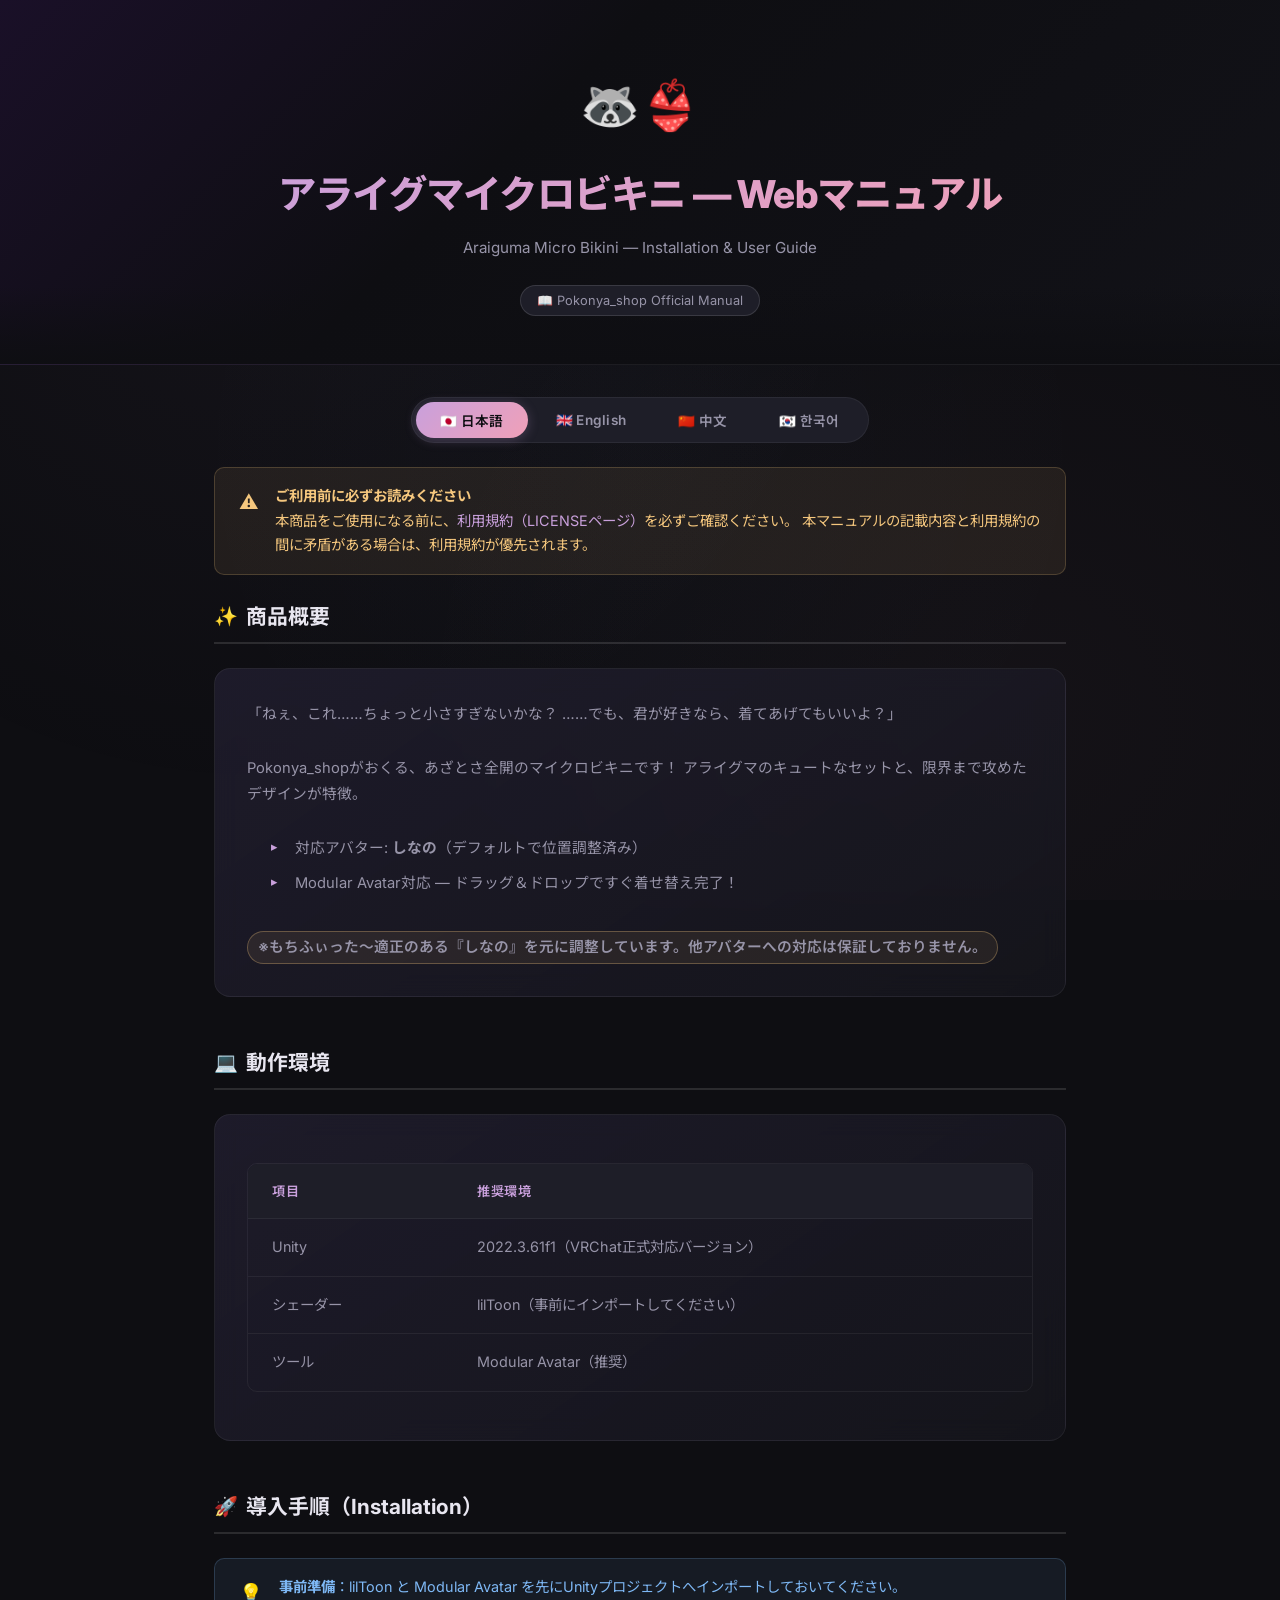
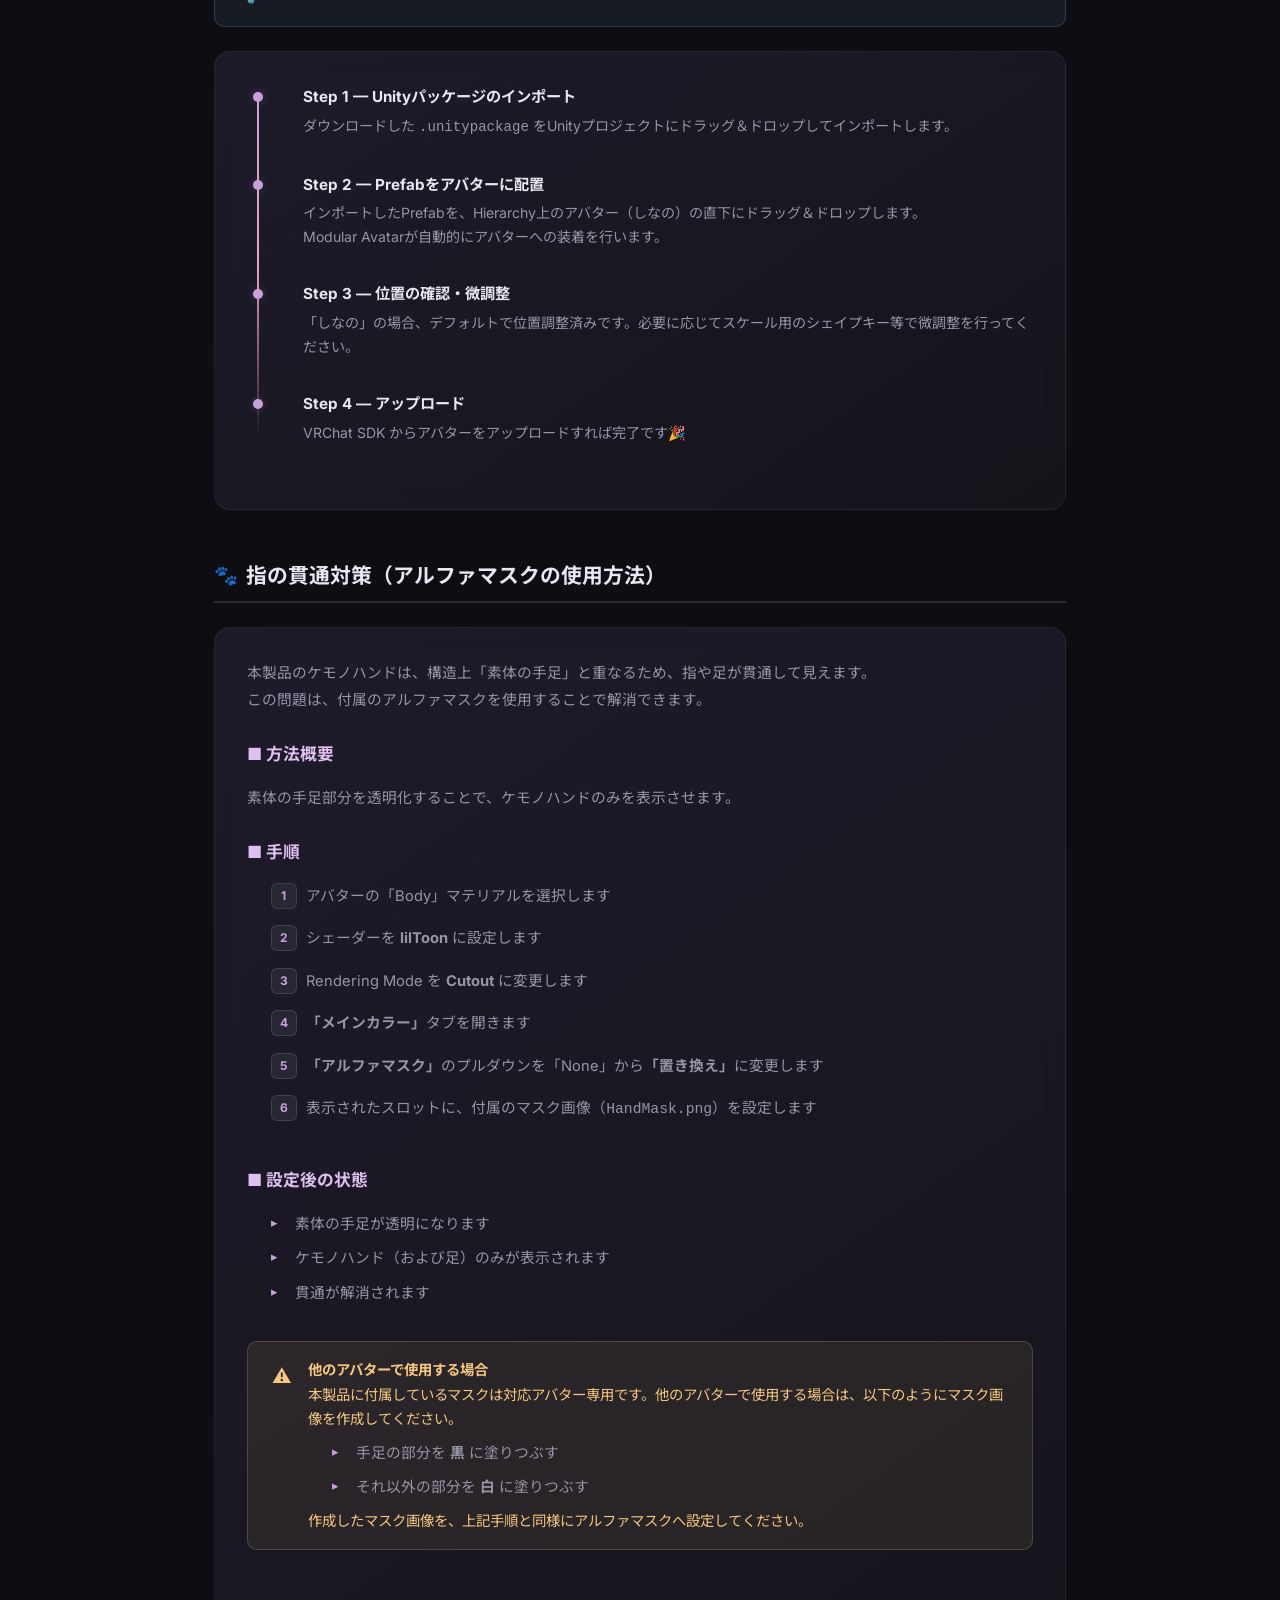
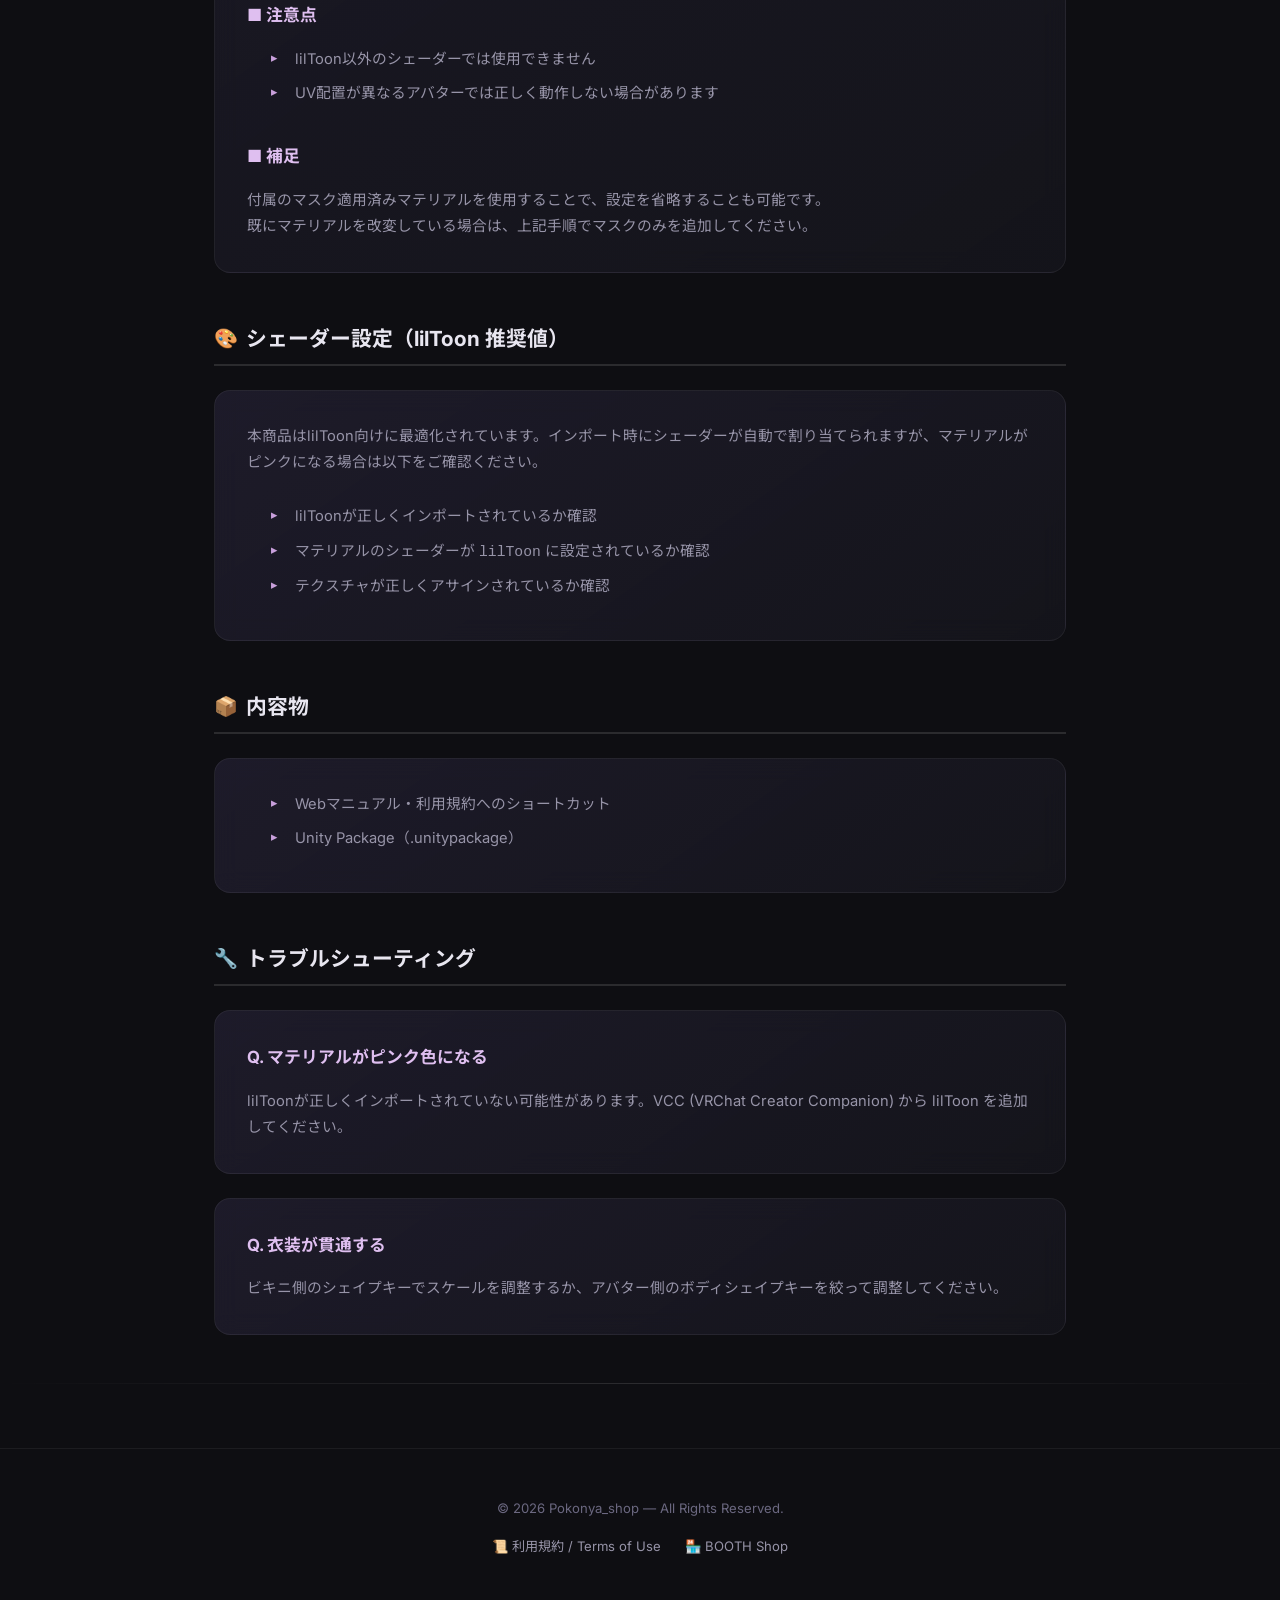
<file: index.html>
<!DOCTYPE html>
<html lang="ja">
<head>
  <meta charset="UTF-8" />
  <meta name="viewport" content="width=device-width, initial-scale=1.0" />
  <title>アライグマイクロビキニ — Webマニュアル | Pokonya_shop</title>
  <meta name="description" content="【VRC想定】アライグマイクロビキニの導入マニュアル。Modular Avatar対応、ドラッグ＆ドロップで簡単導入。" />
  <link rel="stylesheet" href="style.css" />
</head>
<body>
  <!-- ========== HERO ========== -->
  <header class="hero">
    <div class="container">
      <span class="hero__emoji">🦝👙</span>
      <h1 class="hero__title">アライグマイクロビキニ — Webマニュアル</h1>
      <p class="hero__sub">Araiguma Micro Bikini — Installation &amp; User Guide</p>
      <span class="hero__badge">📖 Pokonya_shop Official Manual</span>
    </div>
  </header>
  <!-- ========== LANGUAGE TABS ========== -->
  <div class="container">
    <div class="lang-tabs" role="tablist">
      <button class="lang-tab active" data-lang="ja" role="tab" aria-selected="true">🇯🇵 日本語</button>
      <button class="lang-tab" data-lang="en" role="tab" aria-selected="false">🇬🇧 English</button>
      <button class="lang-tab" data-lang="zh" role="tab" aria-selected="false">🇨🇳 中文</button>
      <button class="lang-tab" data-lang="ko" role="tab" aria-selected="false">🇰🇷 한국어</button>
    </div>
    <!-- ==============================
         日本語 (JA)
         ============================== -->
    <div class="lang-content active" id="lang-ja">
      <div class="alert alert--warn">
        <span class="alert-icon">⚠️</span>
        <div>
          <strong>ご利用前に必ずお読みください</strong><br>
          本商品をご使用になる前に、<a href="terms.html">利用規約（LICENSEページ）</a>を必ずご確認ください。
          本マニュアルの記載内容と利用規約の間に矛盾がある場合は、利用規約が優先されます。
        </div>
      </div>
      <!-- 1. 概要 -->
      <section class="section">
        <h2 class="section__title"><span class="icon">✨</span> 商品概要</h2>
        <div class="card">
          <p>「ねぇ、これ……ちょっと小さすぎないかな？ ……でも、君が好きなら、着てあげてもいいよ？」</p>
          <br>
          <p>Pokonya_shopがおくる、あざとさ全開のマイクロビキニです！ アライグマのキュートなセットと、限界まで攻めたデザインが特徴。</p>
          <br>
          <ul>
            <li>対応アバター: <strong>しなの</strong>（デフォルトで位置調整済み）</li>
            <li>Modular Avatar対応 — ドラッグ＆ドロップですぐ着せ替え完了！</li>
          </ul>
          <br>
          <p class="tag tag--cond">※もちふぃった～適正のある『しなの』を元に調整しています。他アバターへの対応は保証しておりません。</p>
        </div>
      </section>
      <!-- 2. 動作環境 -->
      <section class="section">
        <h2 class="section__title"><span class="icon">💻</span> 動作環境</h2>
        <div class="card">
          <div class="table-wrap">
            <table>
              <thead>
                <tr><th>項目</th><th>推奨環境</th></tr>
              </thead>
              <tbody>
                <tr><td>Unity</td><td>2022.3.61f1（VRChat正式対応バージョン）</td></tr>
                <tr><td>シェーダー</td><td>lilToon（事前にインポートしてください）</td></tr>
                <tr><td>ツール</td><td>Modular Avatar（推奨）</td></tr>
              </tbody>
            </table>
          </div>
        </div>
      </section>
      <!-- 3. 導入手順 -->
      <section class="section">
        <h2 class="section__title"><span class="icon">🚀</span> 導入手順（Installation）</h2>
        <div class="alert alert--info">
          <span class="alert-icon">💡</span>
          <div>
            <strong>事前準備</strong>：lilToon と Modular Avatar を先にUnityプロジェクトへインポートしておいてください。
          </div>
        </div>
        <div class="card">
          <div class="steps">
            <div class="step">
              <div class="step__title">Step 1 — Unityパッケージのインポート</div>
              <div class="step__desc">
                ダウンロードした <code>.unitypackage</code> をUnityプロジェクトにドラッグ＆ドロップしてインポートします。
              </div>
            </div>
            <div class="step">
              <div class="step__title">Step 2 — Prefabをアバターに配置</div>
              <div class="step__desc">
                インポートしたPrefabを、Hierarchy上のアバター（しなの）の直下にドラッグ＆ドロップします。<br>
                Modular Avatarが自動的にアバターへの装着を行います。
              </div>
            </div>
            <div class="step">
              <div class="step__title">Step 3 — 位置の確認・微調整</div>
              <div class="step__desc">
                「しなの」の場合、デフォルトで位置調整済みです。必要に応じてスケール用のシェイプキー等で微調整を行ってください。
              </div>
            </div>
            <div class="step">
              <div class="step__title">Step 4 — アップロード</div>
              <div class="step__desc">
                VRChat SDK からアバターをアップロードすれば完了です🎉
              </div>
            </div>
          </div>
        </div>
      </section>
      <!-- 4. 指の貫通対策 -->
      <section class="section">
        <h2 class="section__title"><span class="icon">🐾</span> 指の貫通対策（アルファマスクの使用方法）</h2>
        <div class="card">
          <p>本製品のケモノハンドは、構造上「素体の手足」と重なるため、指や足が貫通して見えます。<br>
          この問題は、付属のアルファマスクを使用することで解消できます。</p>
          <br>
          <h3 class="card__title">■ 方法概要</h3>
          <p>素体の手足部分を透明化することで、ケモノハンドのみを表示させます。</p>
          <br>
          <h3 class="card__title">■ 手順</h3>
          <ol>
            <li>アバターの「Body」マテリアルを選択します</li>
            <li>シェーダーを <strong>lilToon</strong> に設定します</li>
            <li>Rendering Mode を <strong>Cutout</strong> に変更します</li>
            <li><strong>「メインカラー」</strong>タブを開きます</li>
            <li><strong>「アルファマスク」</strong>のプルダウンを「None」から<strong>「置き換え」</strong>に変更します</li>
            <li>表示されたスロットに、付属のマスク画像（<code>HandMask.png</code>）を設定します</li>
          </ol>
          <br>
          <h3 class="card__title">■ 設定後の状態</h3>
          <ul>
            <li>素体の手足が透明になります</li>
            <li>ケモノハンド（および足）のみが表示されます</li>
            <li>貫通が解消されます</li>
          </ul>
          <br>
          <div class="alert alert--warn">
            <span class="alert-icon">⚠️</span>
            <div>
              <strong>他のアバターで使用する場合</strong><br>
              本製品に付属しているマスクは対応アバター専用です。他のアバターで使用する場合は、以下のようにマスク画像を作成してください。
              <ul style="margin-top:0.5rem">
                <li>手足の部分を <strong>黒</strong> に塗りつぶす</li>
                <li>それ以外の部分を <strong>白</strong> に塗りつぶす</li>
              </ul>
              作成したマスク画像を、上記手順と同様にアルファマスクへ設定してください。
            </div>
          </div>
          <br>
          <h3 class="card__title">■ 注意点</h3>
          <ul>
            <li>lilToon以外のシェーダーでは使用できません</li>
            <li>UV配置が異なるアバターでは正しく動作しない場合があります</li>
          </ul>
          <br>
          <h3 class="card__title">■ 補足</h3>
          <p>付属のマスク適用済みマテリアルを使用することで、設定を省略することも可能です。<br>
          既にマテリアルを改変している場合は、上記手順でマスクのみを追加してください。</p>
        </div>
      </section>
      <!-- 5. シェーダー設定 -->
      <section class="section">
        <h2 class="section__title"><span class="icon">🎨</span> シェーダー設定（lilToon 推奨値）</h2>
        <div class="card">
          <p>本商品はlilToon向けに最適化されています。インポート時にシェーダーが自動で割り当てられますが、マテリアルがピンクになる場合は以下をご確認ください。</p>
          <br>
          <ul>
            <li>lilToonが正しくインポートされているか確認</li>
            <li>マテリアルのシェーダーが <code>lilToon</code> に設定されているか確認</li>
            <li>テクスチャが正しくアサインされているか確認</li>
          </ul>
        </div>
      </section>
      <!-- 6. 内容物 -->
      <section class="section">
        <h2 class="section__title"><span class="icon">📦</span> 内容物</h2>
        <div class="card">
          <ul>
            <li>Webマニュアル・利用規約へのショートカット</li>
            <li>Unity Package（.unitypackage）</li>
          </ul>
        </div>
      </section>
      <!-- 7. トラブルシューティング -->
      <section class="section">
        <h2 class="section__title"><span class="icon">🔧</span> トラブルシューティング</h2>
        <div class="card">
          <h3 class="card__title">Q. マテリアルがピンク色になる</h3>
          <p>lilToonが正しくインポートされていない可能性があります。VCC (VRChat Creator Companion) から lilToon を追加してください。</p>
        </div>
        <div class="card">
          <h3 class="card__title">Q. 衣装が貫通する</h3>
          <p>ビキニ側のシェイプキーでスケールを調整するか、アバター側のボディシェイプキーを絞って調整してください。</p>
        </div>
      </section>
    </div><!-- /lang-ja -->
    <!-- ==============================
         English (EN)
         ============================== -->
    <div class="lang-content" id="lang-en">
      <div class="alert alert--warn">
        <span class="alert-icon">⚠️</span>
        <div>
          <strong>Please read before use</strong><br>
          Before using this product, please review the <a href="terms.html">Terms of Use (LICENSE page)</a>.
          In case of any conflict between this manual and the Terms of Use, the Terms of Use shall prevail.
        </div>
      </div>
      <!-- 1. Overview -->
      <section class="section">
        <h2 class="section__title"><span class="icon">✨</span> Product Overview</h2>
        <div class="card">
          <p>"Hey, isn't this… a little too small? …But if you like it, I'll wear it for you, okay?"</p>
          <br>
          <p>From Pokonya_shop — an irresistibly cute micro bikini! Featuring an adorable raccoon set with a daringly minimal design.</p>
          <br>
          <ul>
            <li>Compatible Avatar: <strong>Shinano</strong> (pre-adjusted by default)</li>
            <li>Modular Avatar compatible — drag &amp; drop setup!</li>
          </ul>
          <br>
          <p class="tag tag--cond">*Adjusted based on "Shinano", who possesses a high "Mochi Fitter" aptitude. Compatibility with other avatars is not guaranteed.</p>
        </div>
      </section>
      <!-- 2. Requirements -->
      <section class="section">
        <h2 class="section__title"><span class="icon">💻</span> System Requirements</h2>
        <div class="card">
          <div class="table-wrap">
            <table>
              <thead>
                <tr><th>Item</th><th>Requirement</th></tr>
              </thead>
              <tbody>
                <tr><td>Unity</td><td>2022.3.61f1 (VRChat official supported version)</td></tr>
                <tr><td>Shader</td><td>lilToon (must be imported beforehand)</td></tr>
                <tr><td>Tool</td><td>Modular Avatar (recommended)</td></tr>
              </tbody>
            </table>
          </div>
        </div>
      </section>
      <!-- 3. Installation -->
      <section class="section">
        <h2 class="section__title"><span class="icon">🚀</span> Installation</h2>
        <div class="alert alert--info">
          <span class="alert-icon">💡</span>
          <div>
            <strong>Prerequisites</strong>: Please import lilToon and Modular Avatar into your Unity project first.
          </div>
        </div>
        <div class="card">
          <div class="steps">
            <div class="step">
              <div class="step__title">Step 1 — Import Unity Package</div>
              <div class="step__desc">
                Drag &amp; drop the downloaded <code>.unitypackage</code> into your Unity project.
              </div>
            </div>
            <div class="step">
              <div class="step__title">Step 2 — Place Prefab</div>
              <div class="step__desc">
                Drag &amp; drop the imported Prefab under your avatar (Shinano) in the Hierarchy.<br>
                Modular Avatar will automatically attach it.
              </div>
            </div>
            <div class="step">
              <div class="step__title">Step 3 — Verify Position</div>
              <div class="step__desc">
                For Shinano, the position is pre-adjusted. Use the scale shape keys for minor adjustments if necessary.
              </div>
            </div>
            <div class="step">
              <div class="step__title">Step 4 — Upload</div>
              <div class="step__desc">
                Upload your avatar via the VRChat SDK and enjoy! 🎉
              </div>
            </div>
          </div>
        </div>
      </section>
      <!-- 4. Clipping Prevention -->
      <section class="section">
        <h2 class="section__title"><span class="icon">🐾</span> Finger Clipping Prevention (Alpha Mask)</h2>
        <div class="card">
          <p>Due to the structure of the Kemono Hands in this product, they overlap with the base avatar's hands and feet, which can cause clipping.<br>
          This issue can be resolved by using the included alpha mask.</p>
          <br>
          <h3 class="card__title">■ Overview</h3>
          <p>By making the base avatar's hands and feet transparent, only the Kemono Hands will be visible.</p>
          <br>
          <h3 class="card__title">■ Procedure</h3>
          <ol>
            <li>Select the avatar's "Body" material.</li>
            <li>Set the shader to <strong>lilToon</strong>.</li>
            <li>Change the Rendering Mode to <strong>Cutout</strong>.</li>
            <li>Open the <strong>"Main Color"</strong> tab.</li>
            <li>Change the <strong>"Alpha Mask"</strong> dropdown from "None" to <strong>"Replace"</strong>.</li>
            <li>Assign the included mask image (<code>HandMask.png</code>) to the displayed slot.</li>
          </ol>
          <br>
          <h3 class="card__title">■ Result</h3>
          <ul>
            <li>The base avatar's hands and feet become transparent.</li>
            <li>Only the Kemono Hands (and feet) are visible.</li>
            <li>Clipping is resolved.</li>
          </ul>
          <br>
          <div class="alert alert--warn">
            <span class="alert-icon">⚠️</span>
            <div>
              <strong>When Using with Other Avatars</strong><br>
              The included mask is exclusively for the supported avatar. If you wish to use it with other avatars, please create a mask image as follows:
              <ul style="margin-top:0.5rem">
                <li>Fill the hand and feet areas with <strong>Black</strong>.</li>
                <li>Fill all other areas with <strong>White</strong>.</li>
              </ul>
              Apply the created mask image to the alpha mask slot using the same procedure above.
            </div>
          </div>
          <br>
          <h3 class="card__title">■ Notes</h3>
          <ul>
            <li>This cannot be used with shaders other than lilToon.</li>
            <li>It may not work correctly on avatars with different UV layouts.</li>
          </ul>
          <br>
          <h3 class="card__title">■ Additional Info</h3>
          <p>You can skip the manual setup by using the included material with the mask already applied.<br>
          If you have already modified your material, please follow the steps above to add only the mask.</p>
        </div>
      </section>
      <!-- 5. Shader Settings -->
      <section class="section">
        <h2 class="section__title"><span class="icon">🎨</span> Shader Settings (lilToon)</h2>
        <div class="card">
          <p>If the materials appear bright pink after importing, please check the following:</p>
          <br>
          <ul>
            <li>Ensure lilToon is properly imported</li>
            <li>Check that the material shader is set to <code>lilToon</code></li>
            <li>Verify that textures are correctly assigned to the material</li>
          </ul>
        </div>
      </section>
      <!-- 6. Contents -->
      <section class="section">
        <h2 class="section__title"><span class="icon">📦</span> Contents</h2>
        <div class="card">
          <ul>
            <li>Web Manual &amp; Terms of Use shortcut</li>
            <li>Unity Package (.unitypackage)</li>
          </ul>
        </div>
      </section>
      <!-- 7. Troubleshooting -->
      <section class="section">
        <h2 class="section__title"><span class="icon">🔧</span> Troubleshooting</h2>
        <div class="card">
          <h3 class="card__title">Q. Materials appear pink</h3>
          <p>lilToon may not be installed. Add lilToon through the VCC (VRChat Creator Companion).</p>
        </div>
        <div class="card">
          <h3 class="card__title">Q. Clothing clips through the body</h3>
          <p>Adjust the scale using the bikini's shape keys, or shrink the avatar's body shape keys to prevent clipping.</p>
        </div>
      </section>
    </div><!-- /lang-en -->
    <!-- ==============================
         中文 (ZH)
         ============================== -->
    <div class="lang-content" id="lang-zh">
      <div class="alert alert--warn">
        <span class="alert-icon">⚠️</span>
        <div>
          <strong>使用前请务必阅读</strong><br>
          在使用本商品之前，请务必查看<a href="terms.html">使用条款（LICENSE）</a>。
          如果本手册的内容与使用条款存在冲突，以使用条款为准。
        </div>
      </div>
      <!-- 1. Overview -->
      <section class="section">
        <h2 class="section__title"><span class="icon">✨</span> 商品概要</h2>
        <div class="card">
          <p>“呐，这个……是不是有点太小了？……不过，如果你喜欢的话，我穿给你看也可以哦？”</p>
          <br>
          <p>Pokonya_shop 带来充满诱惑力的微型比基尼！包含可爱的浣熊套装和极具挑战的极限设计。</p>
          <br>
          <ul>
            <li>适配模型: <strong>Shinano（しなの）</strong>（默认已完成位置调整）</li>
            <li>支持 Modular Avatar — 拖拽即可轻松完成换装！</li>
          </ul>
          <br>
          <p class="tag tag--cond">※基于具有“Mochi Fitter（软糯贴合）”适性的『Shinano』进行调整。不保证完全适配其他模型。</p>
        </div>
      </section>
      <!-- 2. Requirements -->
      <section class="section">
        <h2 class="section__title"><span class="icon">💻</span> 运行环境</h2>
        <div class="card">
          <div class="table-wrap">
            <table>
              <thead>
                <tr><th>项目</th><th>推荐环境</th></tr>
              </thead>
              <tbody>
                <tr><td>Unity</td><td>2022.3.61f1（VRChat官方推荐版本）</td></tr>
                <tr><td>着色器 (Shader)</td><td>lilToon（请预先导入）</td></tr>
                <tr><td>工具</td><td>Modular Avatar（推荐）</td></tr>
              </tbody>
            </table>
          </div>
        </div>
      </section>
      <!-- 3. Installation -->
      <section class="section">
        <h2 class="section__title"><span class="icon">🚀</span> 导入步骤（Installation）</h2>
        <div class="alert alert--info">
          <span class="alert-icon">💡</span>
          <div>
            <strong>事前准备</strong>：请先在 Unity 项目中导入 lilToon 和 Modular Avatar。
          </div>
        </div>
        <div class="card">
          <div class="steps">
            <div class="step">
              <div class="step__title">Step 1 — 导入 Unity Package</div>
              <div class="step__desc">
                将下载好的 <code>.unitypackage</code> 拖拽到 Unity 项目中进行导入。
              </div>
            </div>
            <div class="step">
              <div class="step__title">Step 2 — 将 Prefab 放入模型中</div>
              <div class="step__desc">
                将导入的 Prefab 拖拽到 Hierarchy 中的模型（Shinano）之下。<br>
                Modular Avatar 会自动完成骨骼绑定和换装。
              </div>
            </div>
            <div class="step">
              <div class="step__title">Step 3 — 确认位置并微调</div>
              <div class="step__desc">
                对于『Shinano』，位置默认已对齐。如需调整，可使用衣物自带的缩放形态键（Shape keys）进行微调。
              </div>
            </div>
            <div class="step">
              <div class="step__title">Step 4 — 上传模型</div>
              <div class="step__desc">
                通过 VRChat SDK 上传模型即可完成🎉
              </div>
            </div>
          </div>
        </div>
      </section>
      <!-- 4. Clipping Prevention -->
      <section class="section">
        <h2 class="section__title"><span class="icon">🐾</span> 手指穿模对策（Alpha遮罩使用方法）</h2>
        <div class="card">
          <p>由于本产品的兽爪在结构上与“素体手脚”重叠，因此会出现手指或脚部穿模的现象。<br>
          该问题可以通过使用附带的Alpha遮罩（Alpha Mask）来解决。</p>
          <br>
          <h3 class="card__title">■ 方法概要</h3>
          <p>通过将素体的手脚部分透明化，使其仅显示兽爪部分。</p>
          <br>
          <h3 class="card__title">■ 步骤</h3>
          <ol>
            <li>选择模型素体的“Body”材质（Material）</li>
            <li>将着色器（Shader）设置为 <strong>lilToon</strong></li>
            <li>将渲染模式（Rendering Mode）更改为 <strong>Cutout</strong></li>
            <li>展开 <strong>“主颜色”（Main Color）</strong> 选项卡</li>
            <li>将 <strong>“Alpha遮罩”（Alpha Mask）</strong> 的下拉菜单从“None”更改为 <strong>“替换”（Replace）</strong></li>
            <li>将附带的遮罩图片（<code>HandMask.png</code>）拖入显示的槽位中</li>
          </ol>
          <br>
          <h3 class="card__title">■ 设置后的效果</h3>
          <ul>
            <li>素体的手脚将变透明</li>
            <li>仅显示兽爪（和兽脚）</li>
            <li>穿模问题得到解决</li>
          </ul>
          <br>
          <div class="alert alert--warn">
            <span class="alert-icon">⚠️</span>
            <div>
              <strong>在其他模型上使用时</strong><br>
              本产品附带的遮罩仅适用于指定适配模型。若要在其他模型上使用，请按以下方式自行制作遮罩图片：
              <ul style="margin-top:0.5rem">
                <li>将手脚区域涂成 <strong>黑色</strong></li>
                <li>其余部分涂成 <strong>白色</strong></li>
              </ul>
              制作完成后，同样按照上述步骤将该图片设置为Alpha遮罩即可。
            </div>
          </div>
          <br>
          <h3 class="card__title">■ 注意事项</h3>
          <ul>
            <li>无法在 lilToon 以外的着色器上使用</li>
            <li>如果模型的UV布局不同，可能无法正常工作</li>
          </ul>
          <br>
          <h3 class="card__title">■ 补充说明</h3>
          <p>您也可以直接使用附带的“已应用遮罩材质”来跳过此设置。<br>
          如果您已经修改了材质，请按照上述步骤仅添加遮罩图片。</p>
        </div>
      </section>
      <!-- 5. Shader Settings -->
      <section class="section">
        <h2 class="section__title"><span class="icon">🎨</span> 着色器设置（lilToon 推荐）</h2>
        <div class="card">
          <p>本产品针对 lilToon 进行了优化。如果导入后材质发粉红，请检查以下内容：</p>
          <br>
          <ul>
            <li>确认 lilToon 是否已正确导入</li>
            <li>确认材质的着色器是否已设置为 <code>lilToon</code></li>
            <li>确认贴图是否已正确指定</li>
          </ul>
        </div>
      </section>
      <!-- 6. Contents -->
      <section class="section">
        <h2 class="section__title"><span class="icon">📦</span> 内容物</h2>
        <div class="card">
          <ul>
            <li>Web手册及使用条款的快捷方式</li>
            <li>Unity Package（.unitypackage）</li>
          </ul>
        </div>
      </section>
      <!-- 7. Troubleshooting -->
      <section class="section">
        <h2 class="section__title"><span class="icon">🔧</span> 常见问题解答 (Q&amp;A)</h2>
        <div class="card">
          <h3 class="card__title">Q. 材质变成了全粉色（紫红色）</h3>
          <p>说明 lilToon 没有被正确识别。请通过 VCC（VRChat Creator Companion）添加 lilToon。</p>
        </div>
        <div class="card">
          <h3 class="card__title">Q. 衣服穿模了</h3>
          <p>请调整比基尼的缩放形态键（Shape keys），或者缩小人物身体的素体形态键。</p>
        </div>
      </section>
    </div><!-- /lang-zh -->
    <!-- ==============================
         韩国어 (KO)
         ============================== -->
    <div class="lang-content" id="lang-ko">
      <div class="alert alert--warn">
        <span class="alert-icon">⚠️</span>
        <div>
          <strong>사용 전 반드시 읽어주세요</strong><br>
          본 제품을 사용하시기 전에 반드시 <a href="terms.html">이용 약관 (LICENSE)</a>을 확인해 주십시오.
          본 매뉴얼의 내용과 이용 약관이 상충할 경우, 이용 약관이 우선합니다.
        </div>
      </div>
      <!-- 1. Overview -->
      <section class="section">
        <h2 class="section__title"><span class="icon">✨</span> 상품 개요</h2>
        <div class="card">
          <p>"저기, 이거…… 조금 너무 작지 않아? ……그래도, 네가 좋다면 입어줄게……?"</p>
          <br>
          <p>Pokonya_shop이 선사하는 심쿵 유발 마이크로 비키니! 귀여운 라쿤 세트와 아슬아슬한 디자인이 특징입니다.</p>
          <br>
          <ul>
            <li>대응 아바타: <strong>시나노 (Shinano)</strong> (기본적으로 위치 조정 완료)</li>
            <li>Modular Avatar 대응 — 드래그 앤 드롭으로 간편하게 착장 완료!</li>
          </ul>
          <br>
          <p class="tag tag--cond">※'모찌핏(Mochi Fitter)' 적성이 있는 『시나노』를 기준으로 조절되었습니다. 타 아바타에 대한 완벽한 호환성은 보장하지 않습니다.</p>
        </div>
      </section>
      <!-- 2. Requirements -->
      <section class="section">
        <h2 class="section__title"><span class="icon">💻</span> 동작 환경</h2>
        <div class="card">
          <div class="table-wrap">
            <table>
              <thead>
                <tr><th>항목</th><th>권장 환경</th></tr>
              </thead>
              <tbody>
                <tr><td>Unity</td><td>2022.3.61f1 (VRChat 공식 지원 버전)</td></tr>
                <tr><td>셰이더</td><td>lilToon (사전에 임포트해 주세요)</td></tr>
                <tr><td>툴</td><td>Modular Avatar (권장)</td></tr>
              </tbody>
            </table>
          </div>
        </div>
      </section>
      <!-- 3. Installation -->
      <section class="section">
        <h2 class="section__title"><span class="icon">🚀</span> 적용 방법 (Installation)</h2>
        <div class="alert alert--info">
          <span class="alert-icon">💡</span>
          <div>
            <strong>사전 준비</strong>: lilToon 및 Modular Avatar를 먼저 Unity 프로젝트에 임포트해 주십시오.
          </div>
        </div>
        <div class="card">
          <div class="steps">
            <div class="step">
              <div class="step__title">Step 1 — Unity 패키지 임포트</div>
              <div class="step__desc">
                다운로드한 <code>.unitypackage</code>를 Unity 프로젝트에 드래그 앤 드롭하여 임포트합니다.
              </div>
            </div>
            <div class="step">
              <div class="step__title">Step 2 — Prefab을 아바타에 배치</div>
              <div class="step__desc">
                임포트한 Prefab을 Hierarchy 창의 아바타(시나노) 최상단 아래에 드래그 앤 드롭합니다.<br>
                Modular Avatar가 자동으로 옷을 입혀 줍니다.
              </div>
            </div>
            <div class="step">
              <div class="step__title">Step 3 — 위치 확인 및 미세 조정</div>
              <div class="step__desc">
                '시나노'의 경우 기본적으로 위치가 맞춰져 있습니다. 필요에 따라 옷의 스케일 쉐이프 키 등으로 미세 조정해 주십시오.
              </div>
            </div>
            <div class="step">
              <div class="step__title">Step 4 — 업로드</div>
              <div class="step__desc">
                VRChat SDK를 통해 아바타를 업로드하면 끝납니다! 🎉
              </div>
            </div>
          </div>
        </div>
      </section>
      <!-- 4. Clipping Prevention -->
      <section class="section">
        <h2 class="section__title"><span class="icon">🐾</span> 손가락 관통 방지 대책 (알파 마스크 사용법)</h2>
        <div class="card">
          <p>본 제품의 짐승 앞발(케모노 핸드)은 구조상 '소체의 손발'과 겹치기 때문에 손가락이나 발이 뚫고 나오는 관통 현상이 발생합니다.<br>
          이 문제는 동봉된 알파 마스크(Alpha Mask)를 사용하여 해결할 수 있습니다.</p>
          <br>
          <h3 class="card__title">■ 방법 개요</h3>
          <p>소체의 손발 부분을 투명하게 처리하여 짐승 앞발만 표시되도록 합니다.</p>
          <br>
          <h3 class="card__title">■ 설정 순서</h3>
          <ol>
            <li>아바타의 'Body' 마테리얼을 선택합니다.</li>
            <li>셰이더를 <strong>lilToon</strong>으로 설정합니다.</li>
            <li>Rendering Mode를 <strong>Cutout</strong>으로 변경합니다.</li>
            <li><strong>'메인 컬러(Main Color)'</strong> 탭을 엽니다.</li>
            <li><strong>'알파 마스크(Alpha Mask)'</strong> 풀다운 메뉴를 'None'에서 <strong>'대체(Replace)'</strong>로 변경합니다.</li>
            <li>표시된 슬롯에 동봉된 마스크 이미지(<code>HandMask.png</code>)를 설정합니다.</li>
          </ol>
          <br>
          <h3 class="card__title">■ 설정 후 상태</h3>
          <ul>
            <li>소체의 손발이 투명해집니다.</li>
            <li>짐승 앞발(및 뒷발)만 표시됩니다.</li>
            <li>관통 현상이 해결됩니다.</li>
          </ul>
          <br>
          <div class="alert alert--warn">
            <span class="alert-icon">⚠️</span>
            <div>
              <strong>다른 아바타에서 사용할 경우</strong><br>
              본 제품에 동봉된 마스크는 대응 아바타 전용입니다. 다른 아바타에서 사용할 경우 아래와 같이 마스크 이미지를 직접 제작해 주십시오.
              <ul style="margin-top:0.5rem">
                <li>손발 부분을 <strong>검은색</strong>으로 칠한다</li>
                <li>그 외의 부분을 <strong>흰색</strong>으로 칠한다</li>
              </ul>
              제작한 마스크 이미지를 위와 같은 순서로 알파 마스크에 설정해 주십시오.
            </div>
          </div>
          <br>
          <h3 class="card__title">■ 주의사항</h3>
          <ul>
            <li>lilToon 이외의 셰이더에서는 사용할 수 없습니다.</li>
            <li>UV 배치가 다른 아바타에서는 정상적으로 작동하지 않을 수 있습니다.</li>
          </ul>
          <br>
          <h3 class="card__title">■ 참고</h3>
          <p>마스크가 이미 적용된 동봉 마테리얼을 사용하면 설정을 생략할 수 있습니다.<br>
          마테리얼을 이미 개변하신 경우, 위 순서대로 마스크만 추가해 주십시오.</p>
        </div>
      </section>
      <!-- 5. Shader Settings -->
      <section class="section">
        <h2 class="section__title"><span class="icon">🎨</span> 셰이더 설정 (lilToon)</h2>
        <div class="card">
          <p>본 제품은 lilToon에 최적화되어 있습니다. 마테리얼이 분홍색(에러)으로 표시되는 경우 아래를 확인해 주십시오:</p>
          <br>
          <ul>
            <li>lilToon이 정상적으로 임포트되었는지 확인</li>
            <li>마테리얼의 셰이더가 <code>lilToon</code>으로 설정되어 있는지 확인</li>
            <li>텍스처가 제대로 할당되어 있는지 확인</li>
          </ul>
        </div>
      </section>
      <!-- 6. Contents -->
      <section class="section">
        <h2 class="section__title"><span class="icon">📦</span> 내용물</h2>
        <div class="card">
          <ul>
            <li>웹 매뉴얼 및 이용 약관 바로 가기</li>
            <li>Unity Package (.unitypackage)</li>
          </ul>
        </div>
      </section>
      <!-- 7. Troubleshooting -->
      <section class="section">
        <h2 class="section__title"><span class="icon">🔧</span> 자주 묻는 질문 (Troubleshooting)</h2>
        <div class="card">
          <h3 class="card__title">Q. 옷이 분홍색(자홍색)으로 나와요</h3>
          <p>lilToon이 없어서 발생하는 문제입니다. VCC (VRChat Creator Companion)를 통해 lilToon을 추가해 주세요.</p>
        </div>
        <div class="card">
          <h3 class="card__title">Q. 살이 옷을 뚫고 나와요(관통 현상)</h3>
          <p>비키니 쪽의 쉐이프 키(Shape keys)를 조절하여 크기를 키우거나, 아바타 소체의 바디 쉐이프 키를 조절해 주십시오.</p>
        </div>
      </section>
    </div><!-- /lang-ko -->
  </div><!-- /container -->
  <hr class="divider">
  <!-- ========== FOOTER ========== -->
  <footer class="footer">
    <p class="footer__text">© 2026 Pokonya_shop — All Rights Reserved.</p>
    <div class="footer__links">
      <a href="terms.html">📜 利用規約 / Terms of Use</a>
      <a href="https://pokonya-shop.booth.pm/" target="_blank" rel="noopener">🏪 BOOTH Shop</a>
    </div>
  </footer>
  <!-- Scroll to Top -->
  <button class="scroll-top" id="scrollTopBtn" aria-label="ページトップへ">↑</button>
  <script>
    /* ---- Language Tabs ---- */
    document.querySelectorAll('.lang-tab').forEach(tab => {
      tab.addEventListener('click', () => {
        document.querySelectorAll('.lang-tab').forEach(t => {
          t.classList.remove('active');
          t.setAttribute('aria-selected', 'false');
        });
        document.querySelectorAll('.lang-content').forEach(c => c.classList.remove('active'));
        tab.classList.add('active');
        tab.setAttribute('aria-selected', 'true');
        document.getElementById('lang-' + tab.lang).classList.add('active');
      });
    });
    /* ---- Scroll to Top ---- */
    const scrollBtn = document.getElementById('scrollTopBtn');
    window.addEventListener('scroll', () => {
      scrollBtn.classList.toggle('visible', window.scrollY > 300);
    });
    scrollBtn.addEventListener('click', () => {
      window.scrollTo({ top: 0, behavior: 'smooth' });
    });
    /* ---- URL param lang ---- */
    const params = new URLSearchParams(window.location.search);
    const langParam = params.get('lang');
    if (langParam) {
      const targetTab = document.querySelector(`.lang-tab[data-lang="${langParam}"]`);
      if (targetTab) targetTab.click();
    }
  </script>
</body>
</html>
</file>
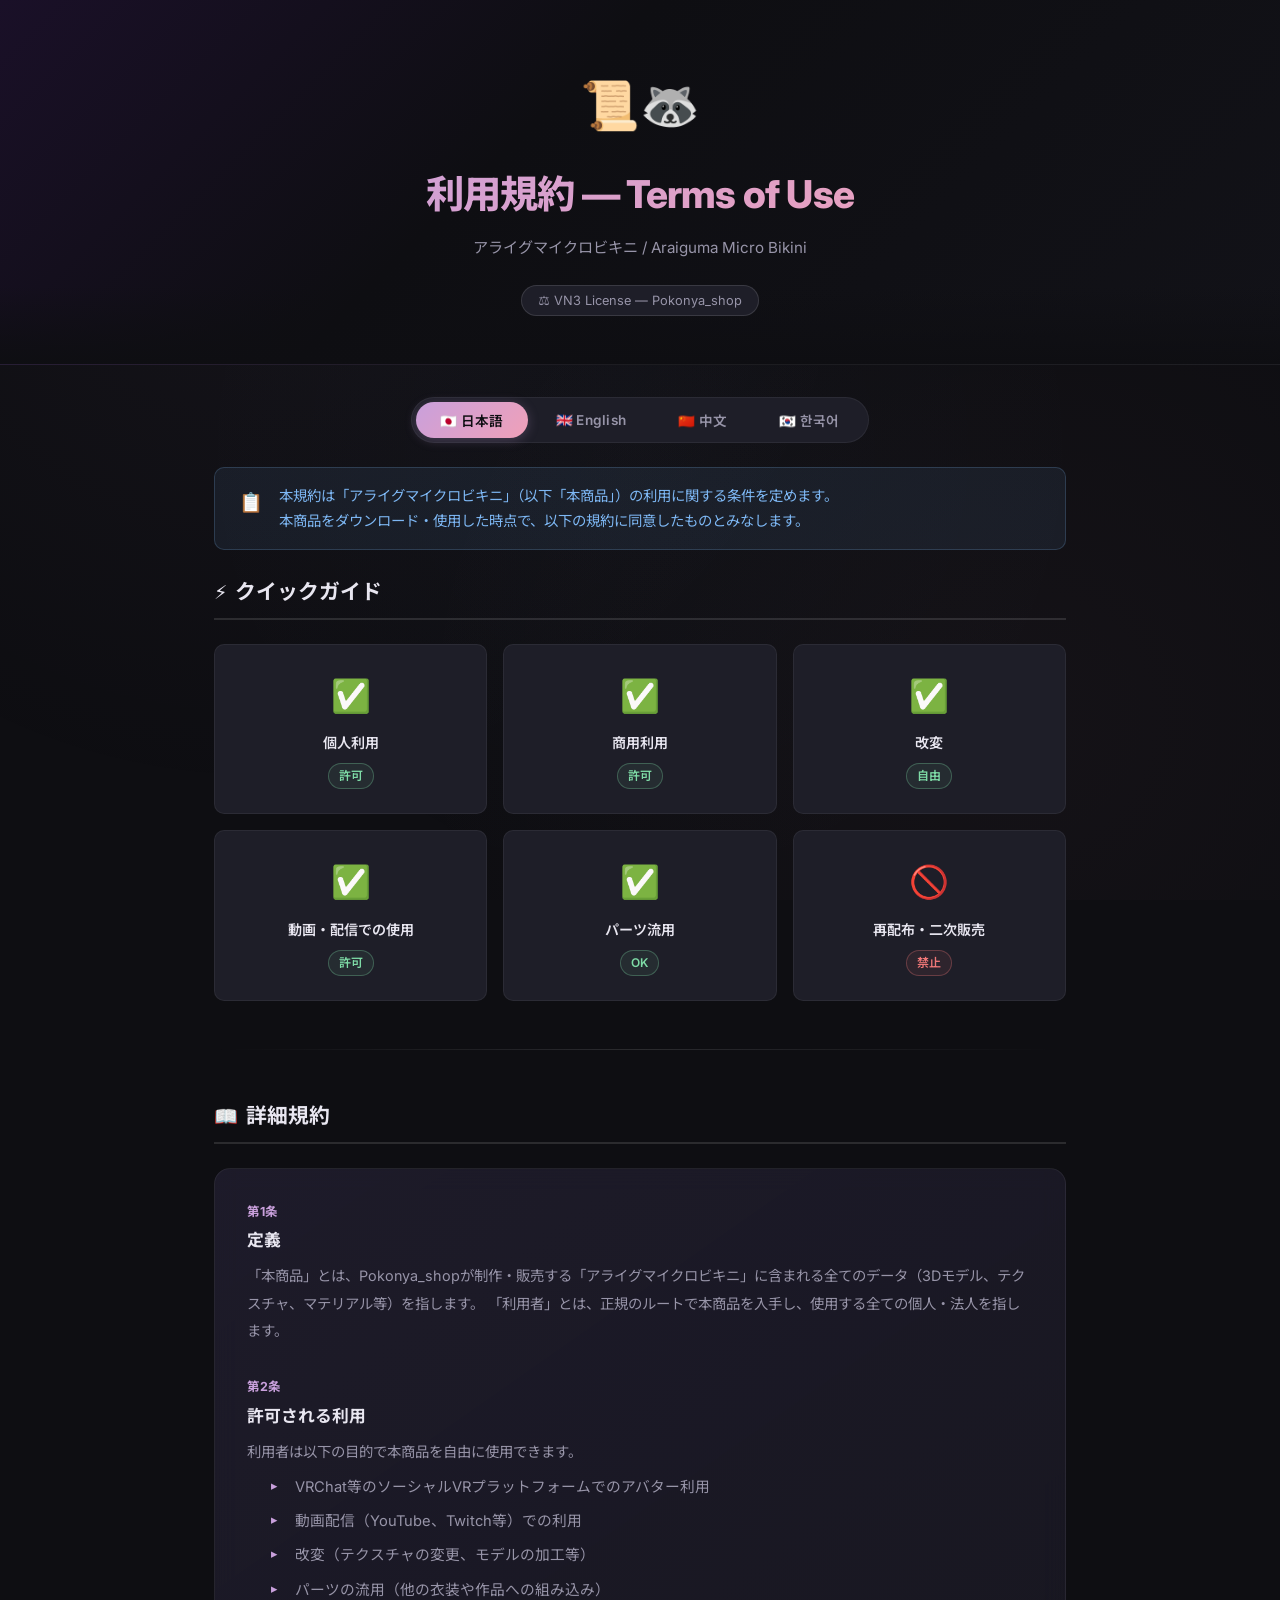
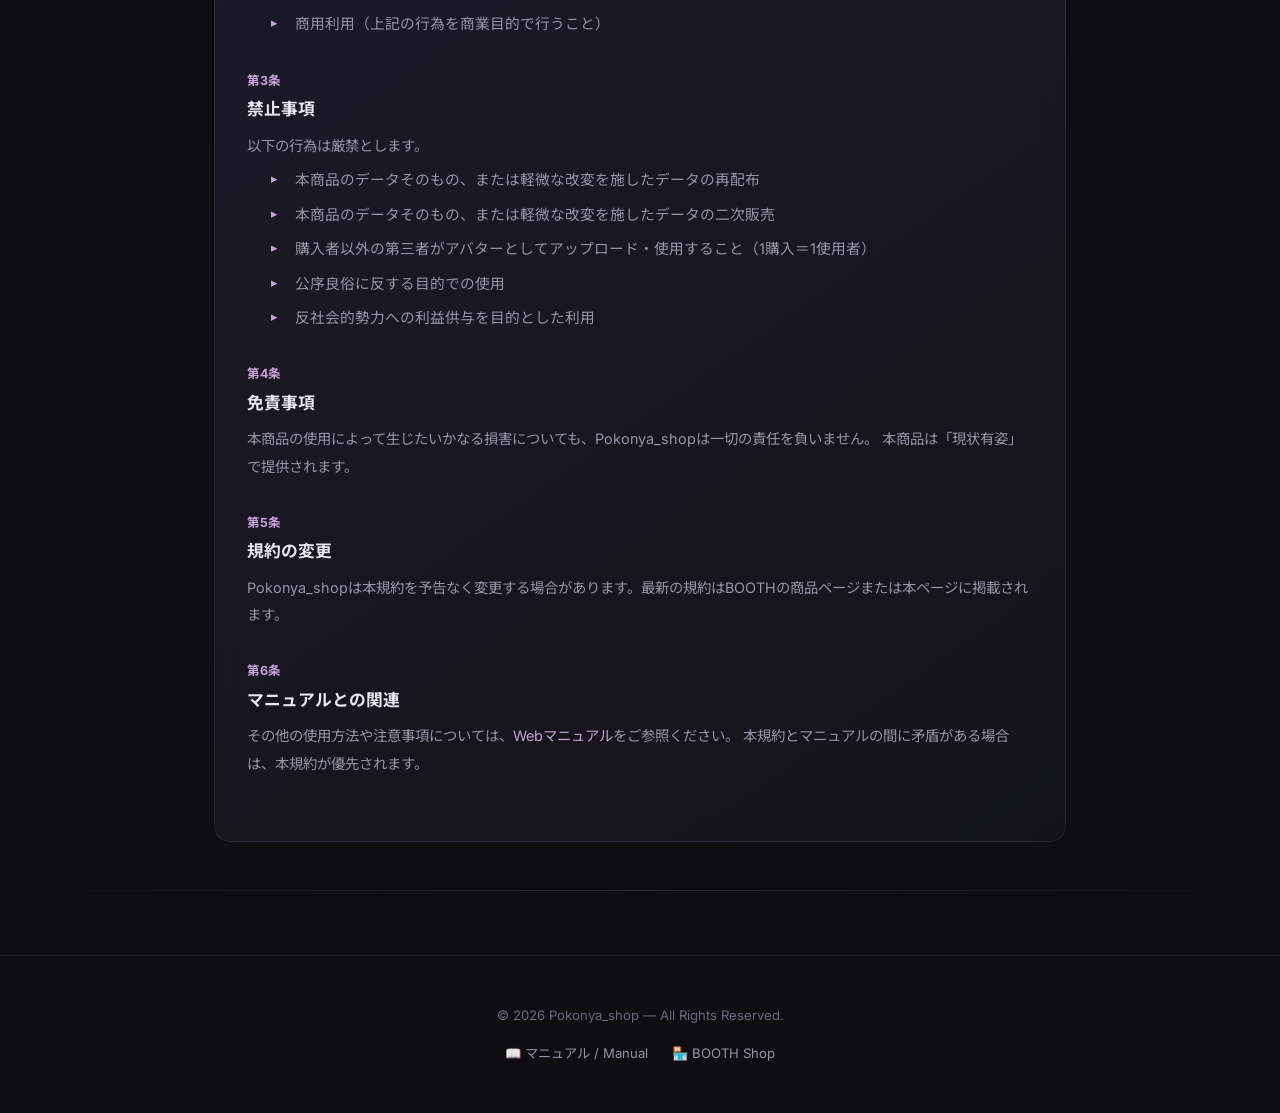
<file: terms.html>
<!DOCTYPE html>
<html lang="ja">
<head>
  <meta charset="UTF-8" />
  <meta name="viewport" content="width=device-width, initial-scale=1.0" />
  <title>アライグマイクロビキニ — 利用規約 | Pokonya_shop</title>
  <meta name="description" content="【VRC想定】アライグマイクロビキニ 利用規約 / Terms of Use — VN3 License 4ヶ国語対応" />
  <link rel="stylesheet" href="style.css" />
  <style>
    .license-grid {
      display: grid;
      grid-template-columns: repeat(auto-fit, minmax(260px, 1fr));
      gap: var(--sp-md);
      margin: var(--sp-lg) 0;
    }
    .license-item {
      background: var(--clr-surface);
      border: 1px solid var(--clr-border);
      border-radius: var(--r-md);
      padding: var(--sp-lg);
      text-align: center;
      transition: all var(--t-med);
    }
    .license-item:hover {
      border-color: var(--clr-border-hi);
      transform: translateY(-2px);
      box-shadow: var(--shadow-md);
    }
    .license-item__icon {
      font-size: 2rem;
      margin-bottom: var(--sp-sm);
    }
    .license-item__label {
      font-size: 0.88rem;
      font-weight: 600;
      color: var(--clr-text);
      margin-bottom: var(--sp-xs);
    }
    .license-item__status {
      font-size: 0.82rem;
      margin-top: var(--sp-sm);
    }
    .article {
      margin-bottom: var(--sp-xl);
    }
    .article__num {
      font-size: 0.78rem;
      font-weight: 700;
      color: var(--clr-accent);
      letter-spacing: 0.05em;
      text-transform: uppercase;
      margin-bottom: var(--sp-xs);
    }
    .article__heading {
      font-size: 1.05rem;
      font-weight: 700;
      color: var(--clr-text);
      margin-bottom: var(--sp-sm);
    }
    .article__body {
      font-size: 0.9rem;
      color: var(--clr-text-dim);
      line-height: 1.9;
    }
    .article__body ul {
      padding-left: var(--sp-lg);
      margin-top: var(--sp-sm);
    }
    .article__body li {
      position: relative;
      padding-left: var(--sp-lg);
      margin-bottom: var(--sp-xs);
    }
    .article__body li::before {
      content: '•';
      position: absolute;
      left: 0;
      color: var(--clr-accent);
    }
  </style>
</head>
<body>

  <!-- ========== HERO ========== -->
  <header class="hero">
    <div class="container">
      <span class="hero__emoji">📜🦝</span>
      <h1 class="hero__title">利用規約 — Terms of Use</h1>
      <p class="hero__sub">アライグマイクロビキニ / Araiguma Micro Bikini</p>
      <span class="hero__badge">⚖️ VN3 License — Pokonya_shop</span>
    </div>
  </header>

  <!-- ========== LANGUAGE TABS ========== -->
  <div class="container">
    <div class="lang-tabs" role="tablist">
      <button class="lang-tab active" data-lang="ja" role="tab" aria-selected="true">🇯🇵 日本語</button>
      <button class="lang-tab" data-lang="en" role="tab" aria-selected="false">🇬🇧 English</button>
      <button class="lang-tab" data-lang="zh" role="tab" aria-selected="false">🇨🇳 中文</button>
      <button class="lang-tab" data-lang="ko" role="tab" aria-selected="false">🇰🇷 한국어</button>
    </div>

    <!-- ==============================
         日本語 (JA)
         ============================== -->
    <div class="lang-content active" id="lang-ja">

      <div class="alert alert--info">
        <span class="alert-icon">📋</span>
        <div>
          本規約は「アライグマイクロビキニ」（以下「本商品」）の利用に関する条件を定めます。<br>
          本商品をダウンロード・使用した時点で、以下の規約に同意したものとみなします。
        </div>
      </div>

      <!-- Quick Overview -->
      <section class="section">
        <h2 class="section__title"><span class="icon">⚡</span> クイックガイド</h2>
        <div class="license-grid">
          <div class="license-item">
            <div class="license-item__icon">✅</div>
            <div class="license-item__label">個人利用</div>
            <div class="license-item__status"><span class="tag tag--ok">許可</span></div>
          </div>
          <div class="license-item">
            <div class="license-item__icon">✅</div>
            <div class="license-item__label">商用利用</div>
            <div class="license-item__status"><span class="tag tag--ok">許可</span></div>
          </div>
          <div class="license-item">
            <div class="license-item__icon">✅</div>
            <div class="license-item__label">改変</div>
            <div class="license-item__status"><span class="tag tag--ok">自由</span></div>
          </div>
          <div class="license-item">
            <div class="license-item__icon">✅</div>
            <div class="license-item__label">動画・配信での使用</div>
            <div class="license-item__status"><span class="tag tag--ok">許可</span></div>
          </div>
          <div class="license-item">
            <div class="license-item__icon">✅</div>
            <div class="license-item__label">パーツ流用</div>
            <div class="license-item__status"><span class="tag tag--ok">OK</span></div>
          </div>
          <div class="license-item">
            <div class="license-item__icon">🚫</div>
            <div class="license-item__label">再配布・二次販売</div>
            <div class="license-item__status"><span class="tag tag--ng">禁止</span></div>
          </div>
        </div>
      </section>

      <hr class="divider">

      <!-- 詳細規約 -->
      <section class="section">
        <h2 class="section__title"><span class="icon">📖</span> 詳細規約</h2>
        <div class="card">
          <div class="article">
            <div class="article__num">第1条</div>
            <div class="article__heading">定義</div>
            <div class="article__body">
              「本商品」とは、Pokonya_shopが制作・販売する「アライグマイクロビキニ」に含まれる全てのデータ（3Dモデル、テクスチャ、マテリアル等）を指します。
              「利用者」とは、正規のルートで本商品を入手し、使用する全ての個人・法人を指します。
            </div>
          </div>

          <div class="article">
            <div class="article__num">第2条</div>
            <div class="article__heading">許可される利用</div>
            <div class="article__body">
              利用者は以下の目的で本商品を自由に使用できます。
              <ul>
                <li>VRChat等のソーシャルVRプラットフォームでのアバター利用</li>
                <li>動画配信（YouTube、Twitch等）での利用</li>
                <li>改変（テクスチャの変更、モデルの加工等）</li>
                <li>パーツの流用（他の衣装や作品への組み込み）</li>
                <li>商用利用（上記の行為を商業目的で行うこと）</li>
              </ul>
            </div>
          </div>

          <div class="article">
            <div class="article__num">第3条</div>
            <div class="article__heading">禁止事項</div>
            <div class="article__body">
              以下の行為は厳禁とします。
              <ul>
                <li>本商品のデータそのもの、または軽微な改変を施したデータの再配布</li>
                <li>本商品のデータそのもの、または軽微な改変を施したデータの二次販売</li>
                <li>購入者以外の第三者がアバターとしてアップロード・使用すること（1購入＝1使用者）</li>
                <li>公序良俗に反する目的での使用</li>
                <li>反社会的勢力への利益供与を目的とした利用</li>
              </ul>
            </div>
          </div>

          <div class="article">
            <div class="article__num">第4条</div>
            <div class="article__heading">免責事項</div>
            <div class="article__body">
              本商品の使用によって生じたいかなる損害についても、Pokonya_shopは一切の責任を負いません。
              本商品は「現状有姿」で提供されます。
            </div>
          </div>

          <div class="article">
            <div class="article__num">第5条</div>
            <div class="article__heading">規約の変更</div>
            <div class="article__body">
              Pokonya_shopは本規約を予告なく変更する場合があります。最新の規約はBOOTHの商品ページまたは本ページに掲載されます。
            </div>
          </div>

          <div class="article">
            <div class="article__num">第6条</div>
            <div class="article__heading">マニュアルとの関連</div>
            <div class="article__body">
              その他の使用方法や注意事項については、<a href="index.html">Webマニュアル</a>をご参照ください。
              本規約とマニュアルの間に矛盾がある場合は、本規約が優先されます。
            </div>
          </div>
        </div>
      </section>

    </div><!-- /lang-ja -->

    <!-- ==============================
         English (EN)
         ============================== -->
    <div class="lang-content" id="lang-en">

      <div class="alert alert--info">
        <span class="alert-icon">📋</span>
        <div>
          These Terms of Use govern the use of "Araiguma Micro Bikini" (hereinafter "the Product").<br>
          By downloading or using the Product, you agree to the following terms.
        </div>
      </div>

      <!-- Quick Overview -->
      <section class="section">
        <h2 class="section__title"><span class="icon">⚡</span> Quick Guide</h2>
        <div class="license-grid">
          <div class="license-item">
            <div class="license-item__icon">✅</div>
            <div class="license-item__label">Personal Use</div>
            <div class="license-item__status"><span class="tag tag--ok">Allowed</span></div>
          </div>
          <div class="license-item">
            <div class="license-item__icon">✅</div>
            <div class="license-item__label">Commercial Use</div>
            <div class="license-item__status"><span class="tag tag--ok">Allowed</span></div>
          </div>
          <div class="license-item">
            <div class="license-item__icon">✅</div>
            <div class="license-item__label">Modification</div>
            <div class="license-item__status"><span class="tag tag--ok">Free</span></div>
          </div>
          <div class="license-item">
            <div class="license-item__icon">✅</div>
            <div class="license-item__label">Video / Streaming</div>
            <div class="license-item__status"><span class="tag tag--ok">Allowed</span></div>
          </div>
          <div class="license-item">
            <div class="license-item__icon">✅</div>
            <div class="license-item__label">Parts Reuse</div>
            <div class="license-item__status"><span class="tag tag--ok">OK</span></div>
          </div>
          <div class="license-item">
            <div class="license-item__icon">🚫</div>
            <div class="license-item__label">Redistribution</div>
            <div class="license-item__status"><span class="tag tag--ng">Prohibited</span></div>
          </div>
        </div>
      </section>

      <hr class="divider">

      <section class="section">
        <h2 class="section__title"><span class="icon">📖</span> Detailed Terms</h2>
        <div class="card">
          <div class="article">
            <div class="article__num">Article 1</div>
            <div class="article__heading">Definitions</div>
            <div class="article__body">
              "The Product" refers to all data (3D models, textures, materials, etc.) included in "Araiguma Micro Bikini" created and sold by Pokonya_shop.
              "User" refers to any individual or entity who has obtained the Product through legitimate channels.
            </div>
          </div>

          <div class="article">
            <div class="article__num">Article 2</div>
            <div class="article__heading">Permitted Use</div>
            <div class="article__body">
              Users may freely use the Product for the following purposes:
              <ul>
                <li>Avatar use on social VR platforms such as VRChat</li>
                <li>Video streaming (YouTube, Twitch, etc.)</li>
                <li>Modification (texture changes, model editing, etc.)</li>
                <li>Parts reuse (incorporation into other costumes or works)</li>
                <li>Commercial use (conducting the above activities for commercial purposes)</li>
              </ul>
            </div>
          </div>

          <div class="article">
            <div class="article__num">Article 3</div>
            <div class="article__heading">Prohibited Actions</div>
            <div class="article__body">
              The following actions are strictly prohibited:
              <ul>
                <li>Redistribution of the Product data itself, or data with only minor modifications</li>
                <li>Resale of the Product data itself, or data with only minor modifications</li>
                <li>Upload or use as an avatar by anyone other than the purchaser (1 purchase = 1 user)</li>
                <li>Use for purposes contrary to public order and morality</li>
                <li>Use for the purpose of providing benefits to antisocial forces</li>
              </ul>
            </div>
          </div>

          <div class="article">
            <div class="article__num">Article 4</div>
            <div class="article__heading">Disclaimer</div>
            <div class="article__body">
              Pokonya_shop assumes no liability for any damages arising from the use of this Product.
              The Product is provided "as is."
            </div>
          </div>

          <div class="article">
            <div class="article__num">Article 5</div>
            <div class="article__heading">Changes to Terms</div>
            <div class="article__body">
              Pokonya_shop may change these terms without prior notice. The latest terms will be posted on the BOOTH product page or this page.
            </div>
          </div>

          <div class="article">
            <div class="article__num">Article 6</div>
            <div class="article__heading">Relation to Manual</div>
            <div class="article__body">
              For additional usage instructions and notes, please refer to the <a href="index.html">Web Manual</a>.
              In case of any conflict between these Terms and the Manual, these Terms shall prevail.
            </div>
          </div>
        </div>
      </section>

    </div><!-- /lang-en -->

    <!-- ==============================
         中文 (ZH)
         ============================== -->
    <div class="lang-content" id="lang-zh">

      <div class="alert alert--info">
        <span class="alert-icon">📋</span>
        <div>
          本使用条款适用于"浣熊微型比基尼"（以下简称"本商品"）。<br>
          下载或使用本商品即视为同意以下条款。
        </div>
      </div>

      <!-- Quick Overview -->
      <section class="section">
        <h2 class="section__title"><span class="icon">⚡</span> 快速指南</h2>
        <div class="license-grid">
          <div class="license-item">
            <div class="license-item__icon">✅</div>
            <div class="license-item__label">个人使用</div>
            <div class="license-item__status"><span class="tag tag--ok">允许</span></div>
          </div>
          <div class="license-item">
            <div class="license-item__icon">✅</div>
            <div class="license-item__label">商业使用</div>
            <div class="license-item__status"><span class="tag tag--ok">允许</span></div>
          </div>
          <div class="license-item">
            <div class="license-item__icon">✅</div>
            <div class="license-item__label">修改</div>
            <div class="license-item__status"><span class="tag tag--ok">自由</span></div>
          </div>
          <div class="license-item">
            <div class="license-item__icon">✅</div>
            <div class="license-item__label">视频/直播使用</div>
            <div class="license-item__status"><span class="tag tag--ok">允许</span></div>
          </div>
          <div class="license-item">
            <div class="license-item__icon">✅</div>
            <div class="license-item__label">部件复用</div>
            <div class="license-item__status"><span class="tag tag--ok">OK</span></div>
          </div>
          <div class="license-item">
            <div class="license-item__icon">🚫</div>
            <div class="license-item__label">二次分发/转售</div>
            <div class="license-item__status"><span class="tag tag--ng">禁止</span></div>
          </div>
        </div>
      </section>

      <hr class="divider">

      <section class="section">
        <h2 class="section__title"><span class="icon">📖</span> 详细条款</h2>
        <div class="card">
          <div class="article">
            <div class="article__num">第一条</div>
            <div class="article__heading">定义</div>
            <div class="article__body">
              "本商品"指由Pokonya_shop制作并销售的"浣熊微型比基尼"中包含的所有数据（3D模型、纹理、材质等）。
              "用户"指通过正规渠道获得本商品并使用的所有个人或法人。
            </div>
          </div>

          <div class="article">
            <div class="article__num">第二条</div>
            <div class="article__heading">允许的使用</div>
            <div class="article__body">
              用户可以为以下目的自由使用本商品：
              <ul>
                <li>在VRChat等社交VR平台上作为虚拟形象使用</li>
                <li>视频直播（YouTube、Twitch等）中使用</li>
                <li>修改（更改纹理、编辑模型等）</li>
                <li>部件复用（整合到其他服装或作品中）</li>
                <li>商业使用（以商业目的进行上述活动）</li>
              </ul>
            </div>
          </div>

          <div class="article">
            <div class="article__num">第三条</div>
            <div class="article__heading">禁止事项</div>
            <div class="article__body">
              严禁以下行为：
              <ul>
                <li>二次分发本商品数据本身或仅进行轻微修改的数据</li>
                <li>转售本商品数据本身或仅进行轻微修改的数据</li>
                <li>购买者以外的第三方作为虚拟形象上传或使用（1次购买=1位用户）</li>
                <li>用于违反公序良俗的目的</li>
                <li>用于向反社会势力提供利益的目的</li>
              </ul>
            </div>
          </div>

          <div class="article">
            <div class="article__num">第四条</div>
            <div class="article__heading">免责声明</div>
            <div class="article__body">
              Pokonya_shop对因使用本商品而产生的任何损害不承担任何责任。
              本商品以"现状"提供。
            </div>
          </div>

          <div class="article">
            <div class="article__num">第五条</div>
            <div class="article__heading">条款变更</div>
            <div class="article__body">
              Pokonya_shop可能在不事先通知的情况下更改本条款。最新条款将发布在BOOTH商品页面或本页面上。
            </div>
          </div>

          <div class="article">
            <div class="article__num">第六条</div>
            <div class="article__heading">与使用手册的关联</div>
            <div class="article__body">
              有关其他使用方法和注意事项，请参阅<a href="index.html?lang=en">Web使用手册</a>。
              如本条款与使用手册之间存在矛盾，以本条款为准。
            </div>
          </div>
        </div>
      </section>

    </div><!-- /lang-zh -->

    <!-- ==============================
         한국어 (KO)
         ============================== -->
    <div class="lang-content" id="lang-ko">

      <div class="alert alert--info">
        <span class="alert-icon">📋</span>
        <div>
          본 이용약관은 "라쿤 마이크로 비키니"(이하 "본 상품")의 사용에 관한 조건을 정의합니다.<br>
          본 상품을 다운로드 또는 사용하면 아래 약관에 동의한 것으로 간주됩니다.
        </div>
      </div>

      <!-- Quick Overview -->
      <section class="section">
        <h2 class="section__title"><span class="icon">⚡</span> 퀵 가이드</h2>
        <div class="license-grid">
          <div class="license-item">
            <div class="license-item__icon">✅</div>
            <div class="license-item__label">개인 사용</div>
            <div class="license-item__status"><span class="tag tag--ok">허용</span></div>
          </div>
          <div class="license-item">
            <div class="license-item__icon">✅</div>
            <div class="license-item__label">상업적 사용</div>
            <div class="license-item__status"><span class="tag tag--ok">허용</span></div>
          </div>
          <div class="license-item">
            <div class="license-item__icon">✅</div>
            <div class="license-item__label">수정</div>
            <div class="license-item__status"><span class="tag tag--ok">자유</span></div>
          </div>
          <div class="license-item">
            <div class="license-item__icon">✅</div>
            <div class="license-item__label">영상/방송 사용</div>
            <div class="license-item__status"><span class="tag tag--ok">허용</span></div>
          </div>
          <div class="license-item">
            <div class="license-item__icon">✅</div>
            <div class="license-item__label">부품 재사용</div>
            <div class="license-item__status"><span class="tag tag--ok">OK</span></div>
          </div>
          <div class="license-item">
            <div class="license-item__icon">🚫</div>
            <div class="license-item__label">재배포/재판매</div>
            <div class="license-item__status"><span class="tag tag--ng">금지</span></div>
          </div>
        </div>
      </section>

      <hr class="divider">

      <section class="section">
        <h2 class="section__title"><span class="icon">📖</span> 상세 약관</h2>
        <div class="card">
          <div class="article">
            <div class="article__num">제1조</div>
            <div class="article__heading">정의</div>
            <div class="article__body">
              "본 상품"이란 Pokonya_shop이 제작·판매하는 "라쿤 마이크로 비키니"에 포함된 모든 데이터(3D 모델, 텍스처, 머티리얼 등)를 의미합니다.
              "이용자"란 정규 경로를 통해 본 상품을 입수하여 사용하는 모든 개인 또는 법인을 의미합니다.
            </div>
          </div>

          <div class="article">
            <div class="article__num">제2조</div>
            <div class="article__heading">허용되는 사용</div>
            <div class="article__body">
              이용자는 다음 목적으로 본 상품을 자유롭게 사용할 수 있습니다:
              <ul>
                <li>VRChat 등 소셜 VR 플랫폼에서의 아바타 이용</li>
                <li>영상 방송(YouTube, Twitch 등)에서의 이용</li>
                <li>수정(텍스처 변경, 모델 가공 등)</li>
                <li>부품 재사용(다른 의상이나 작품에 통합)</li>
                <li>상업적 사용(위 활동을 상업적 목적으로 수행)</li>
              </ul>
            </div>
          </div>

          <div class="article">
            <div class="article__num">제3조</div>
            <div class="article__heading">금지 사항</div>
            <div class="article__body">
              다음 행위는 엄격히 금지됩니다:
              <ul>
                <li>본 상품 데이터 자체 또는 경미한 수정을 가한 데이터의 재배포</li>
                <li>본 상품 데이터 자체 또는 경미한 수정을 가한 데이터의 재판매</li>
                <li>구매자 이외의 제3자가 아바타로 업로드·사용하는 것 (1구매 = 1사용자)</li>
                <li>공서양속에 반하는 목적으로의 사용</li>
                <li>반사회적 세력에 이익을 제공하기 위한 목적으로의 사용</li>
              </ul>
            </div>
          </div>

          <div class="article">
            <div class="article__num">제4조</div>
            <div class="article__heading">면책 조항</div>
            <div class="article__body">
              Pokonya_shop은 본 상품 사용으로 인해 발생하는 어떠한 손해에 대해서도 일체의 책임을 지지 않습니다.
              본 상품은 "있는 그대로" 제공됩니다.
            </div>
          </div>

          <div class="article">
            <div class="article__num">제5조</div>
            <div class="article__heading">약관 변경</div>
            <div class="article__body">
              Pokonya_shop은 사전 통지 없이 본 약관을 변경할 수 있습니다. 최신 약관은 BOOTH 상품 페이지 또는 본 페이지에 게시됩니다.
            </div>
          </div>

          <div class="article">
            <div class="article__num">제6조</div>
            <div class="article__heading">매뉴얼과의 관련</div>
            <div class="article__body">
              기타 사용 방법 및 주의 사항에 대해서는 <a href="index.html?lang=en">Web 매뉴얼</a>을 참조하십시오.
              본 약관과 매뉴얼 사이에 모순이 있는 경우, 본 약관이 우선합니다.
            </div>
          </div>
        </div>
      </section>

    </div><!-- /lang-ko -->

  </div><!-- /container -->

  <hr class="divider">

  <!-- ========== FOOTER ========== -->
  <footer class="footer">
    <p class="footer__text">© 2026 Pokonya_shop — All Rights Reserved.</p>
    <div class="footer__links">
      <a href="index.html">📖 マニュアル / Manual</a>
      <a href="https://pokonya-shop.booth.pm/" target="_blank" rel="noopener">🏪 BOOTH Shop</a>
    </div>
  </footer>

  <!-- Scroll to Top -->
  <button class="scroll-top" id="scrollTopBtn" aria-label="ページトップへ">↑</button>

  <script>
    /* ---- Language Tabs ---- */
    document.querySelectorAll('.lang-tab').forEach(tab => {
      tab.addEventListener('click', () => {
        document.querySelectorAll('.lang-tab').forEach(t => {
          t.classList.remove('active');
          t.setAttribute('aria-selected', 'false');
        });
        document.querySelectorAll('.lang-content').forEach(c => c.classList.remove('active'));
        tab.classList.add('active');
        tab.setAttribute('aria-selected', 'true');
        document.getElementById('lang-' + tab.dataset.lang).classList.add('active');
      });
    });

    /* ---- Scroll to Top ---- */
    const scrollBtn = document.getElementById('scrollTopBtn');
    window.addEventListener('scroll', () => {
      scrollBtn.classList.toggle('visible', window.scrollY > 300);
    });
    scrollBtn.addEventListener('click', () => {
      window.scrollTo({ top: 0, behavior: 'smooth' });
    });

    /* ---- URL param lang ---- */
    const params = new URLSearchParams(window.location.search);
    const langParam = params.get('lang');
    if (langParam) {
      const targetTab = document.querySelector(`.lang-tab[data-lang="${langParam}"]`);
      if (targetTab) targetTab.click();
    }
  </script>

</body>
</html>
</file>
<file: style.css>
/* ========================================
   Pokonya_shop — Shared Styles
   GitHub Pages 用 共通CSS
   ======================================== */

/* ---------- Google Fonts ---------- */
@import url('https://fonts.googleapis.com/css2?family=Inter:wght@400;500;600;700;800&family=Noto+Sans+JP:wght@400;500;700&family=Noto+Sans+KR:wght@400;500;700&family=Noto+Sans+SC:wght@400;500;700&display=swap');

/* ---------- CSS Variables ---------- */
:root {
  /* Brand Colors — Raccoon Palette */
  --clr-bg:          #0e0e12;
  --clr-bg-alt:      #16161d;
  --clr-surface:     #1e1e28;
  --clr-surface-hi:  #272733;
  --clr-border:      rgba(255, 255, 255, 0.06);
  --clr-border-hi:   rgba(255, 255, 255, 0.12);

  --clr-text:        #e8e6f0;
  --clr-text-dim:    #9794a8;
  --clr-text-muted:  #6b6880;

  --clr-accent:      #c9a0dc;       /* Lavender / Raccoon mask */
  --clr-accent-hi:   #dfbff0;
  --clr-accent-glow: rgba(201, 160, 220, 0.25);

  --clr-pink:        #f0a0b8;
  --clr-pink-glow:   rgba(240, 160, 184, 0.2);

  --clr-warn:        #f5c77e;
  --clr-danger:      #f07878;
  --clr-success:     #7edba6;
  --clr-info:        #7eb8f5;

  /* Gradients */
  --grad-hero: linear-gradient(135deg, #1a1028 0%, #0e0e12 40%, #121218 100%);
  --grad-card: linear-gradient(145deg, rgba(40, 36, 58, 0.6), rgba(22, 22, 29, 0.8));
  --grad-accent: linear-gradient(135deg, var(--clr-accent), var(--clr-pink));

  /* Typography */
  --font-base: 'Inter', 'Noto Sans JP', 'Noto Sans SC', 'Noto Sans KR', system-ui, sans-serif;
  --font-mono: 'JetBrains Mono', 'Fira Code', monospace;

  /* Spacing */
  --sp-xs: 0.25rem;
  --sp-sm: 0.5rem;
  --sp-md: 1rem;
  --sp-lg: 1.5rem;
  --sp-xl: 2rem;
  --sp-2xl: 3rem;
  --sp-3xl: 4rem;

  /* Radius */
  --r-sm: 6px;
  --r-md: 10px;
  --r-lg: 16px;
  --r-xl: 24px;
  --r-full: 9999px;

  /* Shadows */
  --shadow-sm: 0 1px 3px rgba(0,0,0,0.3);
  --shadow-md: 0 4px 16px rgba(0,0,0,0.4);
  --shadow-lg: 0 8px 32px rgba(0,0,0,0.5);
  --shadow-glow: 0 0 40px var(--clr-accent-glow);

  /* Transitions */
  --ease-out: cubic-bezier(0.22, 1, 0.36, 1);
  --t-fast: 0.2s var(--ease-out);
  --t-med:  0.35s var(--ease-out);
  --t-slow: 0.5s var(--ease-out);
}

/* ---------- Reset ---------- */
*,
*::before,
*::after {
  margin: 0;
  padding: 0;
  box-sizing: border-box;
}

html {
  scroll-behavior: smooth;
  font-size: 16px;
  -webkit-font-smoothing: antialiased;
  -moz-osx-font-smoothing: grayscale;
}

body {
  font-family: var(--font-base);
  background: var(--clr-bg);
  color: var(--clr-text);
  line-height: 1.7;
  min-height: 100vh;
  overflow-x: hidden;
}

a {
  color: var(--clr-accent);
  text-decoration: none;
  transition: color var(--t-fast);
}
a:hover {
  color: var(--clr-accent-hi);
}

img { max-width: 100%; display: block; }
ul, ol { list-style: none; }

/* ---------- Background Particles ---------- */
body::before {
  content: '';
  position: fixed;
  inset: 0;
  background:
    radial-gradient(circle at 20% 20%, rgba(201, 160, 220, 0.04) 0%, transparent 50%),
    radial-gradient(circle at 80% 80%, rgba(240, 160, 184, 0.03) 0%, transparent 50%),
    radial-gradient(circle at 50% 50%, rgba(126, 184, 245, 0.02) 0%, transparent 60%);
  pointer-events: none;
  z-index: 0;
}

/* ---------- Layout ---------- */
.container {
  max-width: 900px;
  margin: 0 auto;
  padding: 0 var(--sp-lg);
  position: relative;
  z-index: 1;
}

/* ---------- Header / Hero ---------- */
.hero {
  background: var(--grad-hero);
  padding: var(--sp-3xl) 0 var(--sp-2xl);
  text-align: center;
  position: relative;
  overflow: hidden;
  border-bottom: 1px solid var(--clr-border);
}

.hero::after {
  content: '';
  position: absolute;
  bottom: -2px;
  left: 0;
  right: 0;
  height: 80px;
  background: linear-gradient(to top, var(--clr-bg), transparent);
  pointer-events: none;
}

.hero__emoji {
  font-size: 3rem;
  display: block;
  margin-bottom: var(--sp-md);
  animation: float 3s ease-in-out infinite;
}

@keyframes float {
  0%, 100% { transform: translateY(0); }
  50%      { transform: translateY(-8px); }
}

.hero__title {
  font-size: clamp(1.6rem, 4vw, 2.4rem);
  font-weight: 800;
  background: var(--grad-accent);
  -webkit-background-clip: text;
  -webkit-text-fill-color: transparent;
  background-clip: text;
  letter-spacing: -0.02em;
  margin-bottom: var(--sp-sm);
}

.hero__sub {
  font-size: 0.95rem;
  color: var(--clr-text-dim);
  max-width: 600px;
  margin: 0 auto;
}

.hero__badge {
  display: inline-flex;
  align-items: center;
  gap: var(--sp-xs);
  margin-top: var(--sp-lg);
  padding: var(--sp-xs) var(--sp-md);
  background: var(--clr-surface);
  border: 1px solid var(--clr-border-hi);
  border-radius: var(--r-full);
  font-size: 0.8rem;
  color: var(--clr-text-dim);
}

/* ---------- Language Tabs ---------- */
.lang-tabs {
  display: flex;
  justify-content: center;
  gap: var(--sp-xs);
  margin: var(--sp-xl) auto var(--sp-lg);
  padding: 4px;
  background: var(--clr-surface);
  border-radius: var(--r-full);
  width: fit-content;
  border: 1px solid var(--clr-border);
}

.lang-tab {
  padding: var(--sp-sm) var(--sp-lg);
  border-radius: var(--r-full);
  border: none;
  background: transparent;
  color: var(--clr-text-dim);
  font-family: var(--font-base);
  font-size: 0.85rem;
  font-weight: 600;
  cursor: pointer;
  transition: all var(--t-fast);
  letter-spacing: 0.02em;
}

.lang-tab:hover {
  color: var(--clr-text);
  background: var(--clr-surface-hi);
}

.lang-tab.active {
  color: var(--clr-bg);
  background: var(--grad-accent);
  box-shadow: 0 2px 12px var(--clr-accent-glow);
}

/* ---------- Language Content ---------- */
.lang-content {
  display: none;
  animation: fadeIn 0.4s var(--ease-out);
}

.lang-content.active {
  display: block;
}

@keyframes fadeIn {
  from { opacity: 0; transform: translateY(8px); }
  to   { opacity: 1; transform: translateY(0); }
}

/* ---------- Sections ---------- */
.section {
  margin-bottom: var(--sp-2xl);
}

.section__title {
  font-size: 1.3rem;
  font-weight: 700;
  margin-bottom: var(--sp-lg);
  padding-bottom: var(--sp-sm);
  border-bottom: 2px solid var(--clr-border-hi);
  display: flex;
  align-items: center;
  gap: var(--sp-sm);
}

.section__title .icon {
  font-size: 1.2rem;
}

/* ---------- Cards ---------- */
.card {
  background: var(--grad-card);
  border: 1px solid var(--clr-border);
  border-radius: var(--r-lg);
  padding: var(--sp-xl);
  margin-bottom: var(--sp-lg);
  backdrop-filter: blur(12px);
  transition: all var(--t-med);
  position: relative;
  overflow: hidden;
}

.card::before {
  content: '';
  position: absolute;
  top: 0;
  left: 0;
  right: 0;
  height: 1px;
  background: linear-gradient(90deg, transparent, var(--clr-accent-glow), transparent);
  opacity: 0;
  transition: opacity var(--t-med);
}

.card:hover {
  border-color: var(--clr-border-hi);
  box-shadow: var(--shadow-md);
  transform: translateY(-2px);
}

.card:hover::before {
  opacity: 1;
}

.card__title {
  font-size: 1.05rem;
  font-weight: 700;
  margin-bottom: var(--sp-md);
  color: var(--clr-accent-hi);
}

.card p, .card li {
  color: var(--clr-text-dim);
  font-size: 0.92rem;
  line-height: 1.8;
}

.card ul, .card ol {
  padding-left: var(--sp-lg);
}

.card ul li {
  list-style: none;
  position: relative;
  padding-left: var(--sp-lg);
  margin-bottom: var(--sp-sm);
}

.card ul li::before {
  content: '▸';
  position: absolute;
  left: 0;
  color: var(--clr-accent);
  font-size: 0.8rem;
}

.card ol {
  counter-reset: step;
}

.card ol li {
  list-style: none;
  position: relative;
  padding-left: 2.2rem;
  margin-bottom: var(--sp-md);
}

.card ol li::before {
  counter-increment: step;
  content: counter(step);
  position: absolute;
  left: 0;
  top: 0;
  width: 1.6rem;
  height: 1.6rem;
  background: var(--clr-surface-hi);
  border: 1px solid var(--clr-border-hi);
  border-radius: var(--r-sm);
  display: flex;
  align-items: center;
  justify-content: center;
  font-size: 0.75rem;
  font-weight: 700;
  color: var(--clr-accent);
}

/* ---------- Steps ---------- */
.steps {
  position: relative;
  padding-left: 2rem;
}

.steps::before {
  content: '';
  position: absolute;
  left: 0.65rem;
  top: 0.5rem;
  bottom: 0.5rem;
  width: 2px;
  background: linear-gradient(to bottom, var(--clr-accent), var(--clr-pink), transparent);
  border-radius: 2px;
}

.step {
  position: relative;
  margin-bottom: var(--sp-xl);
  padding-left: var(--sp-lg);
}

.step::before {
  content: '';
  position: absolute;
  left: -1.6rem;
  top: 0.5rem;
  width: 10px;
  height: 10px;
  background: var(--clr-accent);
  border-radius: 50%;
  box-shadow: 0 0 8px var(--clr-accent-glow);
}

.step__title {
  font-size: 0.95rem;
  font-weight: 700;
  color: var(--clr-text);
  margin-bottom: var(--sp-xs);
}

.step__desc {
  font-size: 0.88rem;
  color: var(--clr-text-dim);
}

/* ---------- Alert Boxes ---------- */
.alert {
  padding: var(--sp-md) var(--sp-lg);
  border-radius: var(--r-md);
  margin-bottom: var(--sp-lg);
  font-size: 0.9rem;
  display: flex;
  align-items: flex-start;
  gap: var(--sp-md);
  border: 1px solid;
}

.alert .alert-icon { font-size: 1.2rem; flex-shrink: 0; margin-top: 2px; }

.alert--info {
  background: rgba(126, 184, 245, 0.08);
  border-color: rgba(126, 184, 245, 0.2);
  color: var(--clr-info);
}

.alert--warn {
  background: rgba(245, 199, 126, 0.08);
  border-color: rgba(245, 199, 126, 0.2);
  color: var(--clr-warn);
}

.alert--danger {
  background: rgba(240, 120, 120, 0.08);
  border-color: rgba(240, 120, 120, 0.2);
  color: var(--clr-danger);
}

.alert--success {
  background: rgba(126, 219, 166, 0.08);
  border-color: rgba(126, 219, 166, 0.2);
  color: var(--clr-success);
}

/* ---------- Code Block ---------- */
.code-block {
  background: var(--clr-bg-alt);
  border: 1px solid var(--clr-border);
  border-radius: var(--r-md);
  padding: var(--sp-md) var(--sp-lg);
  font-family: var(--font-mono);
  font-size: 0.85rem;
  color: var(--clr-accent-hi);
  overflow-x: auto;
  margin: var(--sp-md) 0;
}

/* ---------- Table ---------- */
.table-wrap {
  overflow-x: auto;
  margin: var(--sp-md) 0;
  border-radius: var(--r-md);
  border: 1px solid var(--clr-border);
}

table {
  width: 100%;
  border-collapse: collapse;
  font-size: 0.9rem;
}

th, td {
  padding: var(--sp-md) var(--sp-lg);
  text-align: left;
  border-bottom: 1px solid var(--clr-border);
}

th {
  background: var(--clr-surface);
  color: var(--clr-accent);
  font-weight: 600;
  font-size: 0.82rem;
  letter-spacing: 0.04em;
  text-transform: uppercase;
}

td {
  color: var(--clr-text-dim);
}

tr:last-child td { border-bottom: none; }

tr:hover td {
  background: rgba(201, 160, 220, 0.04);
}

/* ---------- Tag / Badge ---------- */
.tag {
  display: inline-flex;
  align-items: center;
  gap: var(--sp-xs);
  padding: 2px 10px;
  font-size: 0.75rem;
  font-weight: 600;
  border-radius: var(--r-full);
  border: 1px solid;
}

.tag--ok {
  color: var(--clr-success);
  border-color: rgba(126, 219, 166, 0.3);
  background: rgba(126, 219, 166, 0.08);
}

.tag--ng {
  color: var(--clr-danger);
  border-color: rgba(240, 120, 120, 0.3);
  background: rgba(240, 120, 120, 0.08);
}

.tag--cond {
  color: var(--clr-warn);
  border-color: rgba(245, 199, 126, 0.3);
  background: rgba(245, 199, 126, 0.08);
}

/* ---------- Footer ---------- */
.footer {
  text-align: center;
  padding: var(--sp-2xl) 0;
  border-top: 1px solid var(--clr-border);
  margin-top: var(--sp-3xl);
}

.footer__text {
  font-size: 0.82rem;
  color: var(--clr-text-muted);
}

.footer__links {
  display: flex;
  justify-content: center;
  gap: var(--sp-lg);
  margin-top: var(--sp-md);
}

.footer__links a {
  font-size: 0.82rem;
  color: var(--clr-text-dim);
  transition: color var(--t-fast);
}
.footer__links a:hover {
  color: var(--clr-accent);
}

/* ---------- Divider ---------- */
.divider {
  border: none;
  height: 1px;
  background: linear-gradient(90deg, transparent, var(--clr-border-hi), transparent);
  margin: var(--sp-2xl) 0;
}

/* ---------- Responsive ---------- */
@media (max-width: 640px) {
  .container {
    padding: 0 var(--sp-md);
  }


  .hero {
    padding: var(--sp-2xl) 0 var(--sp-xl);
  }

  .card {
    padding: var(--sp-lg);
  }

  .lang-tabs {
    flex-wrap: wrap;
    border-radius: var(--r-md);
  }

  .lang-tab {
    padding: var(--sp-sm) var(--sp-md);
    font-size: 0.8rem;
  }

  table {
    font-size: 0.82rem;
  }

  th, td {
    padding: var(--sp-sm) var(--sp-md);
  }
}

/* ---------- Scroll to Top ---------- */
.scroll-top {
  position: fixed;
  bottom: 2rem;
  right: 2rem;
  width: 44px;
  height: 44px;
  border-radius: 50%;
  background: var(--clr-surface);
  border: 1px solid var(--clr-border-hi);
  color: var(--clr-accent);
  font-size: 1.2rem;
  cursor: pointer;
  display: flex;
  align-items: center;
  justify-content: center;
  opacity: 0;
  transform: translateY(10px);
  transition: all var(--t-med);
  z-index: 100;
  box-shadow: var(--shadow-md);
}

.scroll-top.visible {
  opacity: 1;
  transform: translateY(0);
}

.scroll-top:hover {
  background: var(--clr-accent);
  color: var(--clr-bg);
  box-shadow: var(--shadow-glow);
}

/* ---------- Print Friendly ---------- */
@media print {
  body { background: #fff; color: #111; }
  .hero { background: none; border-bottom: 2px solid #ccc; }
  .hero__title { -webkit-text-fill-color: #333; }
  .card { background: #f9f9f9; border-color: #ddd; }
  .lang-tabs, .scroll-top { display: none; }
  .lang-content { display: block !important; }
}
</file>
